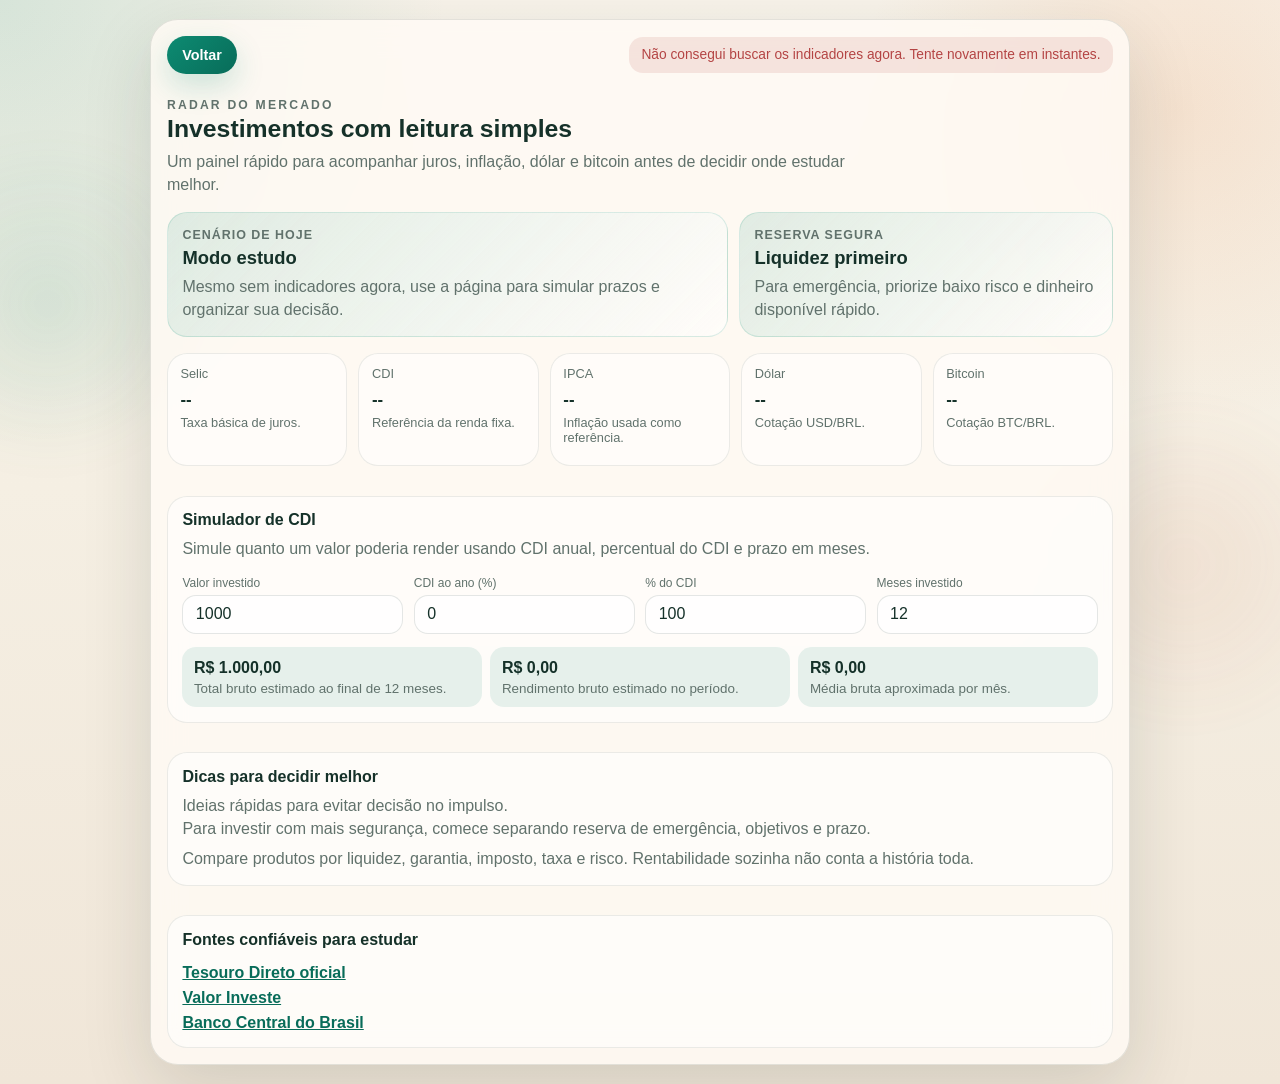
<file: radar.html>
<!DOCTYPE html>
<html lang="pt-BR">
  <head>
    <meta charset="UTF-8" />
    <meta name="viewport" content="width=device-width, initial-scale=1.0" />
    <title>Radar de investimentos | Controle financeiro</title>
    <meta
      name="description"
      content="Acompanhe indicadores e ideias de estudo para investir com mais segurança."
    />
    <meta name="theme-color" content="#0d8b72" />
    <link rel="manifest" href="./manifest.webmanifest" />
    <link rel="icon" href="./icon.svg" type="image/svg+xml" />
    <link rel="apple-touch-icon" href="./icon.svg" />
    <link rel="stylesheet" href="./styles.css" />
  </head>
  <body>
    <div class="page-glow page-glow-left" aria-hidden="true"></div>
    <div class="page-glow page-glow-right" aria-hidden="true"></div>

    <main class="radar-shell">
      <section class="account-card radar-page-card reveal">
        <div class="radar-topline">
          <a class="account-back radar-back-button" href="./index.html">Voltar</a>
          <div class="radar-status" id="radarStatus">Carregando indicadores...</div>
        </div>

        <div class="account-heading radar-heading">
          <p class="eyebrow">Radar do mercado</p>
          <h1>Investimentos com leitura simples</h1>
          <p>
            Um painel rápido para acompanhar juros, inflação, dólar e bitcoin antes de decidir onde estudar melhor.
          </p>
        </div>

        <section class="radar-focus" aria-label="Resumo inteligente">
          <article>
            <span>Cenário de hoje</span>
            <strong id="marketMoodValue">Analisando...</strong>
            <p id="marketMoodText">Buscando os indicadores para montar uma leitura simples.</p>
          </article>

          <article>
            <span>Reserva segura</span>
            <strong>Liquidez primeiro</strong>
            <p>Para emergência, priorize baixo risco e dinheiro disponível rápido.</p>
          </article>
        </section>

        <section class="radar-grid" aria-label="Indicadores do mercado">
          <article class="radar-card">
            <span>Selic</span>
            <strong id="selicValue">--</strong>
            <small>Taxa básica de juros.</small>
          </article>

          <article class="radar-card">
            <span>CDI</span>
            <strong id="cdiValue">--</strong>
            <small>Referência da renda fixa.</small>
          </article>

          <article class="radar-card">
            <span>IPCA</span>
            <strong id="ipcaValue">--</strong>
            <small>Inflação usada como referência.</small>
          </article>

          <article class="radar-card">
            <span>Dólar</span>
            <strong id="dollarValue">--</strong>
            <small id="dollarVariation">Cotação USD/BRL.</small>
          </article>

          <article class="radar-card">
            <span>Bitcoin</span>
            <strong id="bitcoinValue">--</strong>
            <small id="bitcoinVariation">Cotação BTC/BRL.</small>
          </article>
        </section>

        <section class="radar-simulator">
          <div class="radar-section-heading">
            <h2>Simulador de CDI</h2>
            <p>Simule quanto um valor poderia render usando CDI anual, percentual do CDI e prazo em meses.</p>
          </div>

          <div class="radar-sim-form">
            <label class="field">
              <span class="field-label">Valor investido</span>
              <input id="radarAmountInput" inputmode="decimal" min="0" step="100" type="number" value="1000" />
            </label>

            <label class="field">
              <span class="field-label">CDI ao ano (%)</span>
              <input id="radarCdiInput" inputmode="decimal" min="0" step="0.01" type="number" value="0" />
            </label>

            <label class="field">
              <span class="field-label">% do CDI</span>
              <input id="radarCdiPercentInput" inputmode="decimal" min="0" step="1" type="number" value="100" />
            </label>

            <label class="field">
              <span class="field-label">Meses investido</span>
              <input id="radarMonthsInput" inputmode="numeric" min="1" step="1" type="number" value="12" />
            </label>
          </div>

          <div class="radar-sim-results" id="radarSimResults"></div>
        </section>

        <section class="radar-advice">
          <div class="radar-section-heading">
            <h2>Dicas para decidir melhor</h2>
            <p>Ideias rápidas para evitar decisão no impulso.</p>
          </div>
          <div id="radarTips" class="radar-tips">
            <p>Buscando dicas com base nos indicadores...</p>
          </div>
        </section>

        <section class="radar-links">
          <h2>Fontes confiáveis para estudar</h2>
          <a href="https://www.tesourodireto.com.br/" target="_blank" rel="noopener noreferrer">
            Tesouro Direto oficial
          </a>
          <a href="https://valorinveste.globo.com/" target="_blank" rel="noopener noreferrer">
            Valor Investe
          </a>
          <a href="https://www.bcb.gov.br/" target="_blank" rel="noopener noreferrer">
            Banco Central do Brasil
          </a>
        </section>
      </section>
    </main>

    <script src="./radar.js"></script>
  </body>
</html>
</file>
<file: styles.css>
:root {
  --bg: #f5efe3;
  --surface: rgba(255, 251, 245, 0.84);
  --surface-strong: rgba(255, 255, 255, 0.78);
  --surface-border: rgba(36, 54, 46, 0.12);
  --ink: #153129;
  --muted: #61726c;
  --accent: #0d8b72;
  --accent-strong: #086c59;
  --income: #1b8f65;
  --expense: #cc6342;
  --emergency: #7c4fd1;
  --investment: #345fb8;
  --savings: #345fb8;
  --warning: #d69634;
  --danger: #b44444;
  --shadow: 0 24px 70px rgba(25, 40, 34, 0.14);
  --radius-lg: 28px;
  --radius-md: 20px;
  --radius-sm: 14px;
  --headline: "Aptos Display", "Trebuchet MS", "Segoe UI", sans-serif;
  --body: "Aptos", "Segoe UI", "Calibri", sans-serif;
}

:root[data-theme="dark"] {
  --bg: #0c1613;
  --surface: rgba(16, 27, 24, 0.88);
  --surface-strong: rgba(23, 37, 33, 0.88);
  --surface-border: rgba(210, 232, 222, 0.13);
  --ink: #edf7f1;
  --muted: #a7bbb2;
  --accent: #31c6a4;
  --accent-strong: #7ee0c8;
  --income: #61d49f;
  --expense: #f09472;
  --emergency: #b99cff;
  --investment: #90b3ff;
  --savings: #90b3ff;
  --warning: #f0c66e;
  --danger: #f08a8a;
  --shadow: 0 24px 70px rgba(0, 0, 0, 0.34);
}

* {
  box-sizing: border-box;
}

html {
  color-scheme: light;
}

:root[data-theme="dark"] html,
:root[data-theme="dark"] {
  color-scheme: dark;
}

body {
  margin: 0;
  min-height: 100vh;
  background:
    radial-gradient(circle at top left, rgba(13, 139, 114, 0.14), transparent 28rem),
    radial-gradient(circle at 92% 10%, rgba(230, 138, 74, 0.16), transparent 20rem),
    linear-gradient(180deg, #f8f3ea 0%, var(--bg) 45%, #f0e6d8 100%);
  color: var(--ink);
  font-family: var(--body);
}

:root[data-theme="dark"] body {
  background:
    radial-gradient(circle at top left, rgba(49, 198, 164, 0.16), transparent 28rem),
    radial-gradient(circle at 92% 10%, rgba(240, 148, 114, 0.12), transparent 20rem),
    linear-gradient(180deg, #08110f 0%, var(--bg) 52%, #10120e 100%);
}

button,
input,
select {
  font: inherit;
}

[hidden] {
  display: none !important;
}

.page-glow {
  position: fixed;
  z-index: 0;
  inset: auto;
  width: 22rem;
  height: 22rem;
  filter: blur(18px);
  opacity: 0.42;
  pointer-events: none;
}

.page-glow-left {
  top: 8rem;
  left: -8rem;
  background: radial-gradient(circle, rgba(31, 145, 121, 0.26), transparent 70%);
}

.page-glow-right {
  right: -5rem;
  bottom: 10rem;
  background: radial-gradient(circle, rgba(204, 99, 66, 0.22), transparent 70%);
}

:root[data-theme="dark"] .page-glow-left {
  background: radial-gradient(circle, rgba(49, 198, 164, 0.18), transparent 70%);
}

:root[data-theme="dark"] .page-glow-right {
  background: radial-gradient(circle, rgba(240, 148, 114, 0.14), transparent 70%);
}

.app-shell {
  position: relative;
  z-index: 1;
  width: min(1180px, calc(100% - 2rem));
  margin: 0 auto;
  padding: 1.6rem 0 3rem;
}

.utility-bar {
  display: flex;
  justify-content: flex-end;
  margin-bottom: 0.65rem;
}

.topbar,
.panel,
.summary-card,
.sync-bar {
  border: 1px solid var(--surface-border);
  background: var(--surface);
  backdrop-filter: blur(16px);
  box-shadow: var(--shadow);
}

.topbar {
  display: grid;
  grid-template-columns: minmax(0, 1fr) auto;
  gap: 0.7rem;
  align-items: center;
  padding: 0.8rem 0.95rem;
  border-radius: calc(var(--radius-lg) + 6px);
}

.topbar h1,
.panel h2,
.chart-header h3,
.commitment-header h3 {
  margin: 0;
  font-family: var(--headline);
  letter-spacing: -0.03em;
}

.topbar h1 {
  font-size: clamp(1.05rem, 1.6vw, 1.35rem);
}

.eyebrow {
  margin: 0 0 0.45rem;
  font-size: 0.76rem;
  text-transform: uppercase;
  letter-spacing: 0.18em;
  color: var(--accent-strong);
  font-weight: 700;
}

.micro-copy,
.plan-note,
.commitment-header p,
.chart-header p,
.summary-footnote,
.empty-copy {
  margin: 0.35rem 0 0;
  color: var(--muted);
  line-height: 1.5;
}

.topbar-controls {
  display: flex;
  align-items: end;
  gap: 0.55rem;
}

.period-grid {
  display: grid;
  grid-template-columns: minmax(112px, 126px) minmax(78px, 92px);
  gap: 0.5rem;
  align-items: end;
}

.field {
  display: block;
}

.field-label {
  display: inline-block;
  margin-bottom: 0.28rem;
  font-size: 0.75rem;
  color: var(--muted);
}

.field input,
.field select {
  width: 100%;
  min-height: 2.45rem;
  padding: 0.62rem 0.78rem;
  border-radius: var(--radius-sm);
  border: 1px solid rgba(36, 54, 46, 0.12);
  background: rgba(255, 255, 255, 0.82);
  color: var(--ink);
}

:root[data-theme="dark"] .field input,
:root[data-theme="dark"] .field select,
:root[data-theme="dark"] .balance-editor input {
  border-color: rgba(210, 232, 222, 0.13);
  background: rgba(255, 255, 255, 0.06);
}

.field-year input {
  text-align: center;
}

.field input:focus,
.field select:focus {
  outline: 2px solid rgba(13, 139, 114, 0.2);
  border-color: rgba(13, 139, 114, 0.38);
}

.summary-grid {
  display: grid;
  grid-template-columns: minmax(230px, 1.35fr) repeat(6, minmax(126px, 1fr));
  gap: 1rem;
  margin: 1rem 0;
}

.sync-bar {
  display: grid;
  grid-template-columns: minmax(0, 1fr) auto;
  gap: 0.8rem;
  align-items: center;
  margin-bottom: 0.75rem;
  padding: 0.62rem 0.78rem;
  border-radius: calc(var(--radius-md) + 2px);
}

.sync-status {
  display: flex;
  gap: 0.65rem;
  align-items: center;
  flex-wrap: wrap;
}

.sync-pill {
  display: inline-flex;
  align-items: center;
  min-height: 1.95rem;
  padding: 0.35rem 0.8rem;
  border-radius: 999px;
  font-size: 0.77rem;
  font-weight: 700;
  letter-spacing: 0.02em;
  background: rgba(21, 49, 41, 0.08);
  color: var(--muted);
}

.sync-pill[data-tone="success"] {
  background: rgba(27, 143, 101, 0.14);
  color: var(--income);
}

.sync-pill[data-tone="warning"] {
  background: rgba(214, 150, 52, 0.16);
  color: #8c5c15;
}

.sync-pill[data-tone="error"] {
  background: rgba(180, 68, 68, 0.14);
  color: var(--danger);
}

.sync-message {
  margin: 0;
  color: var(--muted);
  font-size: 0.82rem;
  line-height: 1.45;
}

.sync-actions,
.auth-actions {
  display: flex;
  gap: 0.5rem;
  align-items: center;
  flex-wrap: wrap;
}

.sync-button {
  padding: 0.56rem 0.82rem;
}

.link-button {
  border: 0;
  background: transparent;
  color: var(--accent-strong);
  cursor: pointer;
  font-weight: 700;
  padding: 0.35rem 0.2rem;
  text-decoration: underline;
  text-underline-offset: 0.18rem;
}

.auth-panel {
  width: min(100%, 560px);
  margin: 0 0 0.75rem auto;
  padding: 0.72rem;
}

.auth-grid {
  display: grid;
  grid-template-columns: repeat(2, minmax(0, 1fr));
  gap: 0.5rem;
}

.auth-panel .field-label {
  margin-bottom: 0.18rem;
  font-size: 0.7rem;
}

.auth-panel .field input,
.auth-panel .field select {
  min-height: 2.08rem;
  padding: 0.46rem 0.62rem;
}

.auth-panel .auth-actions {
  gap: 0.45rem;
  justify-content: flex-end;
  margin-top: 0.58rem;
}

@media (min-width: 981px) {
  .auth-panel {
    width: 100%;
    margin: -0.45rem 0 0.85rem;
    display: grid;
    grid-template-columns: minmax(0, 1fr) auto;
    align-items: end;
    gap: 0.75rem;
  }

  .auth-grid {
    grid-template-columns: repeat(2, minmax(180px, 1fr));
    gap: 0.55rem;
  }

  .auth-panel .auth-actions {
    margin-top: 0;
    flex-wrap: nowrap;
    white-space: nowrap;
  }

  .auth-panel .primary-button-compact,
  .auth-panel .sync-button {
    min-height: 2.45rem;
    padding: 0.58rem 0.98rem;
  }
}

.account-shell {
  position: relative;
  z-index: 1;
  width: min(100% - 1.2rem, 520px);
  min-height: 100vh;
  margin: 0 auto;
  padding: 1.2rem 0;
  display: grid;
  align-items: center;
}

.radar-shell {
  position: relative;
  z-index: 1;
  width: min(100% - 1.2rem, 980px);
  min-height: 100vh;
  margin: 0 auto;
  padding: 1.2rem 0;
  display: grid;
  align-items: start;
}

.account-card {
  border: 1px solid var(--surface-border);
  background: var(--surface);
  backdrop-filter: blur(16px);
  box-shadow: var(--shadow);
  border-radius: var(--radius-lg);
  padding: 1rem;
}

.account-back {
  display: inline-flex;
  align-items: center;
  justify-content: center;
  margin-bottom: 1rem;
  color: var(--accent-strong);
  font-size: 0.9rem;
  font-weight: 700;
  text-decoration: none;
}

.account-heading h1 {
  margin: 0;
  font-family: var(--headline);
  font-size: 1.55rem;
  letter-spacing: 0;
}

.account-heading p {
  margin: 0.45rem 0 0;
  color: var(--muted);
  line-height: 1.45;
}

.account-tabs {
  display: grid;
  grid-template-columns: repeat(2, minmax(0, 1fr));
  gap: 0.45rem;
  margin: 1rem 0;
}

.account-tab {
  min-height: 2.35rem;
  border: 1px solid rgba(36, 54, 46, 0.1);
  border-radius: 999px;
  background: rgba(255, 255, 255, 0.68);
  color: var(--muted);
  cursor: pointer;
  font-weight: 700;
}

.account-tab.active {
  background: linear-gradient(135deg, rgba(13, 139, 114, 0.17), rgba(255, 255, 255, 0.85));
  border-color: rgba(13, 139, 114, 0.22);
  color: var(--accent-strong);
}

.account-form {
  display: grid;
  gap: 0.65rem;
}

.account-primary {
  width: 100%;
  margin-top: 0.25rem;
}

.account-message {
  margin: 0.85rem 0 0;
  padding: 0.72rem 0.8rem;
  border-radius: var(--radius-sm);
  background: rgba(255, 255, 255, 0.62);
  color: var(--muted);
  line-height: 1.45;
}

.account-message[data-tone="success"] {
  background: rgba(27, 143, 101, 0.12);
  color: var(--income);
}

.account-message[data-tone="error"] {
  background: rgba(180, 68, 68, 0.12);
  color: var(--danger);
}

.profile-form {
  margin-top: 1rem;
}

.profile-preview {
  display: grid;
  gap: 0.18rem;
  padding: 0.72rem;
  border-radius: var(--radius-md);
  background: rgba(255, 255, 255, 0.54);
  border: 1px solid rgba(36, 54, 46, 0.08);
}

.profile-preview p {
  margin: 0.2rem 0 0;
  color: var(--muted);
  font-size: 0.88rem;
}

.summary-card {
  position: relative;
  overflow: hidden;
  border-radius: var(--radius-md);
  padding: 1rem;
  min-height: 7.6rem;
}

.summary-card-main {
  min-height: 8.2rem;
}

.summary-card-subtle {
  min-height: 6.5rem;
  padding: 0.85rem;
}

.summary-card-wallet {
  min-height: 7.2rem;
  padding: 0.85rem;
}

.summary-card-credit {
  min-height: 8.2rem;
  padding: 0.85rem;
}

.summary-card::after {
  content: "";
  position: absolute;
  inset: auto 0 0 auto;
  width: 6.4rem;
  height: 6.4rem;
  border-radius: 999px;
  background: rgba(255, 255, 255, 0.24);
  pointer-events: none;
}

.summary-label {
  color: var(--muted);
  font-size: 0.92rem;
}

.summary-value {
  display: block;
  margin-top: 0.65rem;
  font-size: 1.85rem;
  line-height: 1.05;
  letter-spacing: 0;
  font-family: var(--headline);
  white-space: nowrap;
}

.summary-value[data-tone="positive"] {
  color: var(--income);
}

.summary-value[data-tone="negative"] {
  color: var(--expense);
}

.summary-card-main .summary-value {
  font-size: clamp(1.42rem, 2vw, 1.82rem);
  letter-spacing: -0.02em;
}

.summary-card-subtle .summary-value,
.summary-card-wallet .summary-value,
.summary-card-credit .summary-value {
  font-size: 1.16rem;
}

.summary-footnote {
  max-width: 26ch;
  font-size: 0.84rem;
}

.summary-card-subtle .summary-footnote {
  font-size: 0.75rem;
}

.balance-editor {
  display: grid;
  grid-template-columns: minmax(0, 1fr) auto;
  gap: 0.35rem;
  margin-top: 0.65rem;
}

.balance-editor input {
  width: 100%;
  min-height: 2rem;
  padding: 0.42rem 0.55rem;
  border-radius: var(--radius-sm);
  border: 1px solid rgba(36, 54, 46, 0.12);
  background: rgba(255, 255, 255, 0.72);
  color: var(--ink);
}

.balance-save {
  padding: 0.42rem 0.62rem;
  font-size: 0.78rem;
}

.tone-balance {
  background: linear-gradient(160deg, rgba(13, 139, 114, 0.15), rgba(255, 250, 242, 0.88));
}

.tone-income {
  background: linear-gradient(160deg, rgba(27, 143, 101, 0.16), rgba(255, 252, 248, 0.88));
}

.tone-expense {
  background: linear-gradient(160deg, rgba(204, 99, 66, 0.15), rgba(255, 250, 244, 0.88));
}

.tone-month-spending {
  background: linear-gradient(160deg, rgba(214, 150, 52, 0.16), rgba(255, 251, 240, 0.9));
}

.tone-credit-card {
  background: linear-gradient(160deg, rgba(204, 99, 66, 0.17), rgba(255, 248, 242, 0.9));
}

.tone-commitment {
  background: linear-gradient(160deg, rgba(52, 95, 184, 0.15), rgba(252, 252, 255, 0.9));
}

.tone-emergency {
  background: linear-gradient(160deg, rgba(124, 79, 209, 0.15), rgba(255, 250, 255, 0.9));
}

.tone-investments {
  background: linear-gradient(160deg, rgba(52, 95, 184, 0.13), rgba(248, 251, 255, 0.9));
}

:root[data-theme="dark"] .tone-balance {
  background: linear-gradient(160deg, rgba(49, 198, 164, 0.18), rgba(16, 27, 24, 0.92));
}

:root[data-theme="dark"] .tone-income {
  background: linear-gradient(160deg, rgba(97, 212, 159, 0.16), rgba(16, 27, 24, 0.92));
}

:root[data-theme="dark"] .tone-expense {
  background: linear-gradient(160deg, rgba(240, 148, 114, 0.16), rgba(16, 27, 24, 0.92));
}

:root[data-theme="dark"] .tone-month-spending {
  background: linear-gradient(160deg, rgba(245, 190, 92, 0.16), rgba(16, 27, 24, 0.92));
}

:root[data-theme="dark"] .tone-credit-card {
  background: linear-gradient(160deg, rgba(240, 148, 114, 0.18), rgba(16, 27, 24, 0.92));
}

:root[data-theme="dark"] .tone-commitment,
:root[data-theme="dark"] .tone-investments {
  background: linear-gradient(160deg, rgba(144, 179, 255, 0.15), rgba(16, 27, 24, 0.92));
}

:root[data-theme="dark"] .tone-emergency {
  background: linear-gradient(160deg, rgba(185, 156, 255, 0.16), rgba(16, 27, 24, 0.92));
}

.tone-emergency .summary-value {
  color: var(--emergency);
}

.tone-investments .summary-value {
  color: var(--investment);
}

.tone-credit-card .summary-value {
  color: var(--expense);
}

.credit-card-paid {
  min-height: 1.8rem;
  padding: 0.34rem 0.58rem;
  font-size: 0.76rem;
}

.credit-card-paid {
  width: auto;
  margin-top: 0.55rem;
  color: var(--expense);
}

.content-grid {
  display: grid;
  grid-template-columns: minmax(0, 1.3fr) minmax(220px, 0.64fr);
  gap: 1rem;
}

.panel {
  border-radius: var(--radius-lg);
  padding: 1.1rem;
  margin-top: 1rem;
}

.panel-heading {
  display: flex;
  gap: 1rem;
  justify-content: space-between;
  align-items: start;
  margin-bottom: 0.8rem;
}

.panel-heading h2 {
  font-size: clamp(1.1rem, 2vw, 1.45rem);
}

.panel-compact {
  padding: 0.85rem;
}

.panel-compact .panel-heading {
  margin-bottom: 0.8rem;
}

.panel-compact .panel-heading h2 {
  font-size: 1.15rem;
}

.initial-balances-trigger {
  display: flex;
  justify-content: flex-end;
  margin: 0.55rem 0 0.2rem;
}

.settings-link-row {
  display: flex;
  justify-content: flex-end;
  margin: 0.2rem 0 0.45rem;
}

.subtle-text-link {
  color: var(--muted);
  font-size: 0.86rem;
  font-weight: 700;
  text-decoration: underline;
  text-underline-offset: 0.18rem;
}

.subtle-text-link:hover {
  color: var(--accent-strong);
}

.initial-balances-toggle {
  min-height: 2.25rem;
  padding-inline: 0.9rem;
  font-size: 0.86rem;
}

.initial-balances-panel {
  margin-top: 0.55rem;
}

.initial-balances-heading {
  display: flex;
  align-items: flex-start;
  justify-content: space-between;
  gap: 0.75rem;
  margin-bottom: 0.65rem;
}

.initial-balances-close {
  min-height: 2.1rem;
  padding: 0.45rem 0.72rem;
  font-size: 0.8rem;
}

.initial-balances-form {
  display: grid;
  grid-template-columns: repeat(3, minmax(0, 1fr)) auto;
  gap: 0.65rem;
  align-items: end;
}

.initial-balances-form .primary-button {
  min-height: 2.62rem;
  white-space: nowrap;
}

.entry-form {
  display: grid;
  gap: 0.5rem;
}

.form-actions {
  display: flex;
  gap: 0.5rem;
  align-items: center;
  flex-wrap: wrap;
}

.primary-button,
.ghost-button {
  border: 0;
  border-radius: 999px;
  cursor: pointer;
  transition: transform 180ms ease, box-shadow 180ms ease, background 180ms ease;
}

.primary-button {
  padding: 0.95rem 1.15rem;
  font-weight: 700;
  color: #fff;
  background: linear-gradient(135deg, var(--accent) 0%, #11a183 100%);
  box-shadow: 0 16px 30px rgba(13, 139, 114, 0.28);
}

.ghost-button {
  padding: 0.62rem 0.85rem;
  background: rgba(255, 255, 255, 0.72);
  color: var(--ink);
  border: 1px solid rgba(36, 54, 46, 0.1);
}

:root[data-theme="dark"] .ghost-button,
:root[data-theme="dark"] .account-tab,
:root[data-theme="dark"] .type-switch span {
  background: rgba(255, 255, 255, 0.06);
  border-color: rgba(210, 232, 222, 0.12);
  color: var(--ink);
}

.theme-toggle {
  display: inline-flex;
  align-items: center;
  gap: 0.42rem;
  min-height: 2.45rem;
  white-space: nowrap;
}

.theme-icon {
  display: inline-grid;
  width: 1.25rem;
  height: 1.25rem;
  place-items: center;
  border-radius: 999px;
  background: rgba(13, 139, 114, 0.12);
  color: var(--accent-strong);
  font-size: 0.85rem;
}

.primary-button-compact {
  min-width: 5.8rem;
  padding: 0.66rem 0.95rem;
  margin-top: 0.2rem;
  justify-self: start;
  box-shadow: 0 10px 22px rgba(13, 139, 114, 0.2);
}

.primary-button:hover,
.ghost-button:hover {
  transform: translateY(-1px);
}

.primary-button:active,
.ghost-button:active {
  transform: translateY(0);
}

.type-switch {
  display: inline-grid;
  grid-template-columns: repeat(2, minmax(0, 1fr));
  gap: 0.45rem;
  border: 0;
  padding: 0;
  margin: 0 0 0.65rem;
}

.type-switch label {
  position: relative;
}

.type-switch input {
  position: absolute;
  inset: 0;
  opacity: 0;
}

.type-switch span {
  display: block;
  padding: 0.6rem 0.78rem;
  border-radius: 999px;
  text-align: center;
  background: rgba(255, 255, 255, 0.68);
  border: 1px solid rgba(36, 54, 46, 0.08);
  color: var(--muted);
  font-weight: 700;
}

.type-switch input:checked + span {
  background: linear-gradient(135deg, rgba(13, 139, 114, 0.17), rgba(255, 255, 255, 0.85));
  color: var(--accent-strong);
  border-color: rgba(13, 139, 114, 0.22);
}

:root[data-theme="dark"] .type-switch input:checked + span,
:root[data-theme="dark"] .account-tab.active {
  background: linear-gradient(135deg, rgba(49, 198, 164, 0.2), rgba(255, 255, 255, 0.08));
  border-color: rgba(49, 198, 164, 0.28);
}

.form-grid {
  display: grid;
  grid-template-columns: repeat(2, minmax(0, 1fr));
  gap: 0.58rem;
}

.field-wide {
  grid-column: 1 / -1;
}

.entry-form .field-label {
  margin-bottom: 0.22rem;
  font-size: 0.72rem;
}

.entry-form .field input,
.entry-form .field select {
  min-height: 2.2rem;
  padding: 0.5rem 0.7rem;
}

.entry-form .type-switch {
  margin-bottom: 0.45rem;
}

.entry-form .type-switch span {
  padding: 0.52rem 0.7rem;
  font-size: 0.92rem;
}

.note-field {
  margin-top: 0.05rem;
}

.plan-box {
  display: grid;
  gap: 0.5rem;
  margin: 0.55rem 0 0.75rem;
  padding: 0.65rem 0.75rem;
  border-radius: var(--radius-md);
  background: rgba(255, 255, 255, 0.62);
  border: 1px solid rgba(36, 54, 46, 0.08);
}

:root[data-theme="dark"] .plan-box,
:root[data-theme="dark"] .mini-chart,
:root[data-theme="dark"] .commitment-item,
:root[data-theme="dark"] .entry-item,
:root[data-theme="dark"] .account-message,
:root[data-theme="dark"] .empty-state {
  background: rgba(255, 255, 255, 0.055);
  border-color: rgba(210, 232, 222, 0.11);
}

.chart-header h3,
.commitment-item strong {
  font-family: var(--headline);
}

.insights-panel .panel-heading {
  margin-bottom: 0.55rem;
}

.insights-panel .panel-heading h2 {
  font-size: 1.05rem;
}

.mini-chart {
  padding: 0.75rem;
  border-radius: var(--radius-md);
  background: rgba(255, 255, 255, 0.62);
  border: 1px solid rgba(36, 54, 46, 0.08);
  overflow: hidden;
}

.chart-header h3 {
  max-width: 100%;
  font-size: 0.92rem;
  line-height: 1.2;
  overflow-wrap: anywhere;
}

.chart-header p {
  font-size: 0.82rem;
}

.trend-bars {
  display: grid;
  gap: 0.46rem;
  margin-top: 0.8rem;
  min-height: 0;
}

.trend-row {
  display: grid;
  grid-template-columns: 3.6rem minmax(0, 1fr);
  gap: 0.55rem;
  align-items: center;
}

.trend-lines {
  display: grid;
  gap: 0.18rem;
  min-width: 0;
}

.trend-line {
  display: block;
  height: 0.42rem;
  min-width: 0;
  border-radius: 999px;
  transition: width 220ms ease;
}

.trend-line.income {
  background: linear-gradient(90deg, #7ed7bb 0%, var(--income) 100%);
}

.trend-line.expense {
  background: linear-gradient(90deg, #f0ba8d 0%, var(--expense) 100%);
}

.trend-line.emergency {
  background: linear-gradient(90deg, rgba(185, 156, 255, 0.72) 0%, var(--emergency) 100%);
}

.trend-line.investments {
  background: linear-gradient(90deg, rgba(144, 179, 255, 0.72) 0%, var(--investment) 100%);
}

.trend-label {
  font-size: 0.72rem;
  color: var(--muted);
  white-space: nowrap;
}

.quick-wallet-summary {
  display: grid;
  gap: 0.32rem;
  margin-top: 0.35rem;
  padding-top: 0.55rem;
  border-top: 1px solid rgba(36, 54, 46, 0.08);
  font-size: 0.76rem;
  color: var(--muted);
}

.quick-wallet-summary span {
  display: inline-flex;
  justify-content: space-between;
  gap: 0.5rem;
}

.quick-wallet-summary [data-wallet="emergency"] {
  color: var(--emergency);
}

.quick-wallet-summary [data-wallet="investments"] {
  color: var(--investment);
}

.commitments-grid {
  display: grid;
  grid-template-columns: repeat(2, minmax(0, 1fr));
  gap: 1rem;
}

.commitment-column {
  display: grid;
  gap: 0.9rem;
  align-content: start;
}

.commitment-list {
  display: grid;
  gap: 0.85rem;
}

.commitment-item {
  padding: 1rem;
  border-radius: var(--radius-md);
  background: rgba(255, 255, 255, 0.62);
  border: 1px solid rgba(36, 54, 46, 0.08);
}

.commitment-meta {
  margin-top: 0.35rem;
  color: var(--muted);
  line-height: 1.5;
}

.commitment-actions {
  display: flex;
  justify-content: flex-end;
  margin-top: 0.8rem;
}

.filters {
  display: flex;
  gap: 0.55rem;
  flex-wrap: wrap;
}

.field-compact {
  min-width: 190px;
}

.entry-list {
  display: grid;
  gap: 0.85rem;
}

.entry-item {
  display: grid;
  grid-template-columns: minmax(0, 1fr) auto;
  gap: 1rem;
  align-items: center;
  padding: 0.9rem;
  border-radius: var(--radius-md);
  background: rgba(255, 255, 255, 0.64);
  border: 1px solid rgba(36, 54, 46, 0.08);
}

.entry-topline,
.entry-meta,
.entry-flags,
.entry-actions {
  display: flex;
  align-items: center;
  gap: 0.75rem;
  flex-wrap: wrap;
}

.entry-topline {
  justify-content: space-between;
}

.entry-category {
  font-size: 1rem;
}

.entry-amount {
  font-weight: 700;
  font-family: var(--headline);
}

.entry-amount[data-type="income"] {
  color: var(--income);
}

.entry-amount[data-type="expense"] {
  color: var(--expense);
}

.entry-amount[data-wallet="emergency"] {
  color: var(--emergency);
}

.entry-amount[data-wallet="investments"] {
  color: var(--investment);
}

.entry-meta {
  margin-top: 0.4rem;
  color: var(--muted);
  font-size: 0.92rem;
}

.entry-flags {
  margin-top: 0.6rem;
}

.entry-actions {
  justify-content: flex-end;
  gap: 0.45rem;
}

.entry-type-pill,
.entry-plan-pill {
  padding: 0.4rem 0.75rem;
  border-radius: 999px;
  font-size: 0.82rem;
  font-weight: 700;
}

.entry-type-pill[data-type="income"] {
  background: rgba(27, 143, 101, 0.14);
  color: var(--income);
}

.entry-type-pill[data-type="expense"] {
  background: rgba(204, 99, 66, 0.14);
  color: var(--expense);
}

.entry-plan-pill[data-plan="single"] {
  background: rgba(21, 49, 41, 0.08);
  color: var(--muted);
}

.entry-plan-pill[data-plan="installment"] {
  background: rgba(52, 95, 184, 0.14);
  color: var(--savings);
}

.entry-plan-pill[data-plan="recurring"] {
  background: rgba(214, 150, 52, 0.14);
  color: var(--warning);
}

.entry-plan-pill[data-plan="emergency"] {
  background: rgba(124, 79, 209, 0.14);
  color: var(--emergency);
}

.entry-plan-pill[data-plan="investments"] {
  background: rgba(52, 95, 184, 0.14);
  color: var(--investment);
}

.danger-button {
  color: var(--danger);
}

.empty-state {
  padding: 1.2rem;
  border-radius: var(--radius-md);
  background: rgba(255, 255, 255, 0.52);
  border: 1px dashed rgba(36, 54, 46, 0.16);
  color: var(--muted);
}

.market-note {
  display: flex;
  justify-content: space-between;
  gap: 0.75rem;
  align-items: center;
  margin-top: 1rem;
  padding: 0.78rem 0.95rem;
  border-radius: var(--radius-md);
  background: rgba(255, 255, 255, 0.5);
  border: 1px solid rgba(36, 54, 46, 0.08);
  color: var(--muted);
  font-size: 0.86rem;
}

.market-note span {
  color: var(--muted);
}

.market-note strong {
  color: var(--ink);
  white-space: nowrap;
}

.market-note a {
  color: var(--accent-strong);
  font-weight: 800;
  text-decoration: underline;
  text-underline-offset: 0.18rem;
}

.radar-page-card {
  display: grid;
  gap: 1rem;
}

.radar-topline {
  display: flex;
  justify-content: space-between;
  gap: 0.75rem;
  align-items: center;
}

.radar-back-button {
  margin: 0;
  min-height: 2.35rem;
  padding: 0.55rem 0.95rem;
  border-radius: 999px;
  background: linear-gradient(135deg, var(--accent), var(--accent-strong));
  color: #ffffff;
  box-shadow: 0 12px 30px rgba(13, 139, 114, 0.2);
}

.radar-heading {
  max-width: 44rem;
}

.radar-status {
  margin: 0;
  padding: 0.65rem 0.78rem;
  border-radius: var(--radius-sm);
  background: rgba(21, 49, 41, 0.08);
  color: var(--muted);
  font-size: 0.86rem;
}

.radar-status[data-tone="success"] {
  background: rgba(27, 143, 101, 0.12);
  color: var(--income);
}

.radar-status[data-tone="error"] {
  background: rgba(180, 68, 68, 0.12);
  color: var(--danger);
}

.radar-focus {
  display: grid;
  grid-template-columns: minmax(0, 1.2fr) minmax(220px, 0.8fr);
  gap: 0.7rem;
}

.radar-focus article {
  padding: 0.9rem;
  border: 1px solid rgba(13, 139, 114, 0.14);
  border-radius: var(--radius-md);
  background: linear-gradient(135deg, rgba(13, 139, 114, 0.12), rgba(255, 255, 255, 0.58));
}

.radar-focus span,
.radar-focus p {
  color: var(--muted);
}

.radar-focus span {
  display: block;
  font-size: 0.78rem;
  font-weight: 800;
  text-transform: uppercase;
  letter-spacing: 0.08em;
}

.radar-focus strong {
  display: block;
  margin-top: 0.35rem;
  font-size: 1.15rem;
  font-family: var(--headline);
}

.radar-focus p {
  margin: 0.35rem 0 0;
  line-height: 1.45;
}

.radar-grid {
  display: grid;
  grid-template-columns: repeat(5, minmax(0, 1fr));
  gap: 0.7rem;
}

.radar-card,
.radar-advice,
.radar-simulator,
.radar-links {
  border: 1px solid rgba(36, 54, 46, 0.09);
  background: rgba(255, 255, 255, 0.54);
  border-radius: var(--radius-md);
}

.radar-card {
  min-height: 7.1rem;
  padding: 0.78rem;
}

.radar-card span,
.radar-card small {
  display: block;
  color: var(--muted);
  font-size: 0.8rem;
}

.radar-card strong {
  display: block;
  margin: 0.55rem 0 0.3rem;
  font-family: var(--headline);
  font-size: 1.05rem;
}

.radar-advice,
.radar-simulator,
.radar-links {
  margin-top: 0.85rem;
  padding: 0.9rem;
}

.radar-advice h2,
.radar-simulator h2,
.radar-links h2 {
  margin: 0 0 0.5rem;
  font-size: 1rem;
}

.radar-section-heading p {
  margin: 0;
  color: var(--muted);
  line-height: 1.45;
}

.radar-tips {
  display: grid;
  gap: 0.45rem;
}

.radar-tips p,
.radar-simulator p {
  margin: 0;
  color: var(--muted);
  line-height: 1.45;
}

.radar-simulator {
  display: grid;
  gap: 0.8rem;
}

.radar-sim-form {
  display: grid;
  grid-template-columns: repeat(4, minmax(0, 1fr));
  gap: 0.65rem;
}

.radar-sim-results {
  display: grid;
  grid-template-columns: repeat(3, minmax(0, 1fr));
  gap: 0.55rem;
}

.radar-sim-results article {
  padding: 0.72rem;
  border-radius: var(--radius-sm);
  background: rgba(13, 139, 114, 0.1);
}

.radar-sim-results strong,
.radar-sim-results span,
.radar-links a {
  display: block;
}

.radar-sim-results span {
  margin-top: 0.25rem;
  color: var(--muted);
  font-size: 0.84rem;
}

.radar-links {
  display: grid;
  gap: 0.45rem;
}

.radar-links a {
  color: var(--accent-strong);
  font-weight: 800;
}

:root[data-theme="dark"] .market-note,
:root[data-theme="dark"] .radar-card,
:root[data-theme="dark"] .radar-advice,
:root[data-theme="dark"] .radar-simulator,
:root[data-theme="dark"] .radar-links,
:root[data-theme="dark"] .radar-focus article {
  background: rgba(255, 255, 255, 0.055);
  border-color: rgba(210, 232, 222, 0.12);
}

:root[data-theme="dark"] .market-note,
:root[data-theme="dark"] .market-note strong,
:root[data-theme="dark"] .market-note span,
:root[data-theme="dark"] .radar-card strong,
:root[data-theme="dark"] .radar-advice h2,
:root[data-theme="dark"] .radar-simulator h2,
:root[data-theme="dark"] .radar-links h2,
:root[data-theme="dark"] .radar-focus strong {
  color: #ffffff;
}

:root[data-theme="dark"] .radar-card span,
:root[data-theme="dark"] .radar-card small,
:root[data-theme="dark"] .radar-tips p,
:root[data-theme="dark"] .radar-simulator p,
:root[data-theme="dark"] .radar-section-heading p,
:root[data-theme="dark"] .radar-focus span,
:root[data-theme="dark"] .radar-focus p,
:root[data-theme="dark"] .radar-sim-results span {
  color: rgba(237, 247, 241, 0.78);
}

:root[data-theme="dark"] .radar-sim-results article {
  background: rgba(49, 198, 164, 0.12);
}

.app-footer {
  display: flex;
  justify-content: space-between;
  gap: 0.75rem;
  margin: 1rem 0 0;
  padding: 0.85rem 0.95rem;
  color: var(--muted);
  font-size: 0.82rem;
}

.sync-footer-message {
  color: var(--accent-strong);
}

.reveal {
  opacity: 0;
  transform: translateY(22px);
  animation: revealUp 560ms ease forwards;
}

.reveal:nth-child(2) {
  animation-delay: 80ms;
}

.reveal:nth-child(3) {
  animation-delay: 160ms;
}

.reveal:nth-child(4) {
  animation-delay: 240ms;
}

@keyframes revealUp {
  to {
    opacity: 1;
    transform: translateY(0);
  }
}

@media (max-width: 980px) {
  .topbar,
  .content-grid,
  .commitments-grid,
  .sync-bar,
  .auth-grid,
  .initial-balances-form {
    grid-template-columns: 1fr;
  }

  .summary-grid {
    grid-template-columns: repeat(2, minmax(0, 1fr));
  }

  .radar-grid {
    grid-template-columns: repeat(2, minmax(0, 1fr));
  }

  .radar-focus,
  .radar-sim-form {
    grid-template-columns: repeat(2, minmax(0, 1fr));
  }

  .radar-simulator,
  .radar-sim-results {
    grid-template-columns: 1fr;
  }

  .summary-card-main {
    grid-column: 1 / -1;
  }

  .topbar-controls {
    justify-content: flex-start;
    flex-wrap: wrap;
  }

  .sync-actions {
    justify-content: flex-start;
  }

  .period-grid {
    grid-template-columns: minmax(112px, 126px) minmax(78px, 92px);
  }

  .theme-toggle {
    order: 2;
  }

  .trend-bars {
    gap: 0.42rem;
  }
}

@media (max-width: 680px) {
  .app-shell {
    width: min(100% - 1rem, 1180px);
    padding-top: 0.8rem;
  }

  .topbar,
  .panel,
  .summary-card,
  .sync-bar {
    padding: 0.9rem;
  }

  .initial-balances-panel {
    margin-top: 0.75rem;
  }

  .period-grid,
  .filters,
  .sync-actions,
  .auth-actions,
  .market-note {
    grid-template-columns: 1fr;
  }

  .market-note {
    display: grid;
    align-items: start;
  }

  .radar-topline,
  .radar-focus,
  .radar-sim-form {
    grid-template-columns: 1fr;
  }

  .radar-topline {
    display: grid;
  }

  .radar-back-button {
    width: fit-content;
  }

  .topbar {
    grid-template-columns: 1fr;
    align-items: start;
  }

  .topbar-controls {
    width: 100%;
  }

  .theme-toggle {
    width: 100%;
  }

  .sync-status {
    align-items: flex-start;
  }

  .period-grid {
    grid-template-columns: minmax(0, 1fr) 92px;
    width: 100%;
  }

  .summary-grid {
    gap: 0.75rem;
  }

  .summary-card {
    min-height: 6.9rem;
  }

  .summary-card-main {
    min-height: 7.2rem;
  }

  .summary-card-subtle {
    min-height: 5.8rem;
  }

  .summary-card::after {
    width: 4.8rem;
    height: 4.8rem;
  }

  .summary-value {
    font-size: 1.25rem;
  }

  .summary-card-main .summary-value {
    font-size: clamp(1.45rem, 8vw, 1.72rem);
  }

  .summary-card-subtle .summary-value,
  .summary-card-wallet .summary-value,
  .summary-card-credit .summary-value {
    font-size: 1.05rem;
  }

  .summary-footnote,
  .micro-copy {
    font-size: 0.8rem;
  }

  .sync-message {
    font-size: 0.8rem;
  }

  .topbar h1 {
    font-size: 1rem;
  }

  .field input,
  .field select {
    min-height: 2.25rem;
    padding: 0.52rem 0.68rem;
  }

  .entry-form .field input,
  .entry-form .field select {
    min-height: 2.08rem;
    padding: 0.46rem 0.62rem;
  }

  .entry-form .type-switch span {
    padding: 0.48rem 0.64rem;
    font-size: 0.88rem;
  }

  .primary-button-compact {
    padding: 0.62rem 0.88rem;
  }

  .entry-item {
    grid-template-columns: 1fr;
  }

  .entry-actions {
    justify-content: space-between;
  }

  .form-actions {
    align-items: stretch;
  }

  .field-compact {
    min-width: 0;
    width: 100%;
  }

  .app-footer {
    flex-direction: column;
    padding-inline: 0.25rem;
    text-align: center;
  }
}
</file>
